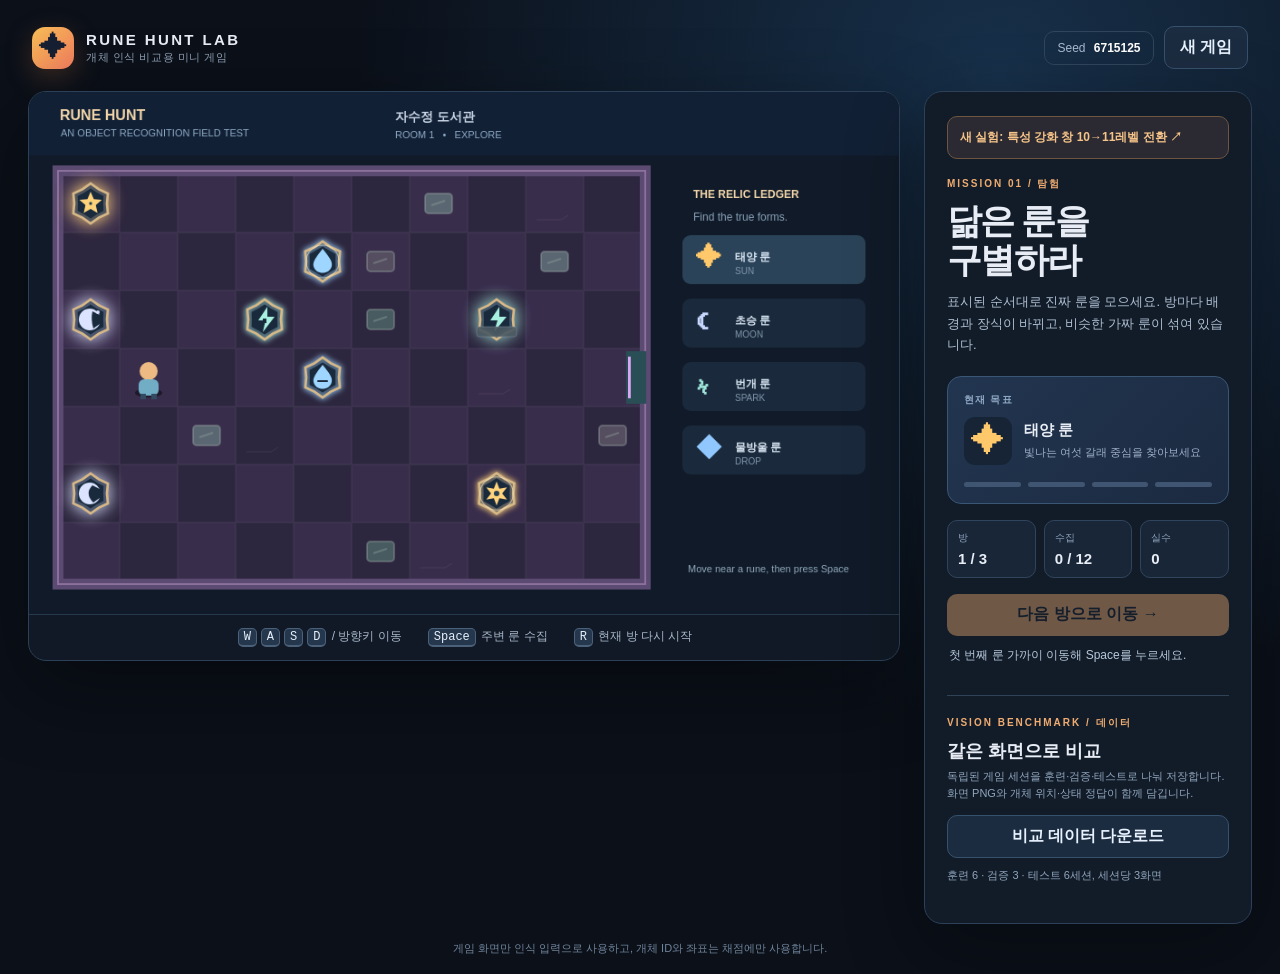
<file: index.html>
<!doctype html>
<html lang="ko">
<head>
  <meta charset="utf-8">
  <meta name="viewport" content="width=device-width, initial-scale=1">
  <title>Rune Hunt Lab</title>
  <link rel="stylesheet" href="style.css">
  <link rel="stylesheet" href="upgrade.css">
</head>
<body>
  <main class="shell">
    <header class="topbar">
      <div class="brand"><span class="brand-icon">✦</span><div><strong>RUNE HUNT LAB</strong><small>개체 인식 비교용 미니 게임</small></div></div>
      <div class="top-actions"><span class="tag">Seed <b id="seedValue">—</b></span><button id="newGameBtn">새 게임</button></div>
    </header>
    <section class="content">
      <div class="stage">
        <canvas id="game" width="960" height="576" aria-label="룬 수집 게임 화면"></canvas>
        <div class="stage-footer"><span><kbd>W</kbd><kbd>A</kbd><kbd>S</kbd><kbd>D</kbd> / 방향키 이동</span><span><kbd>Space</kbd> 주변 룬 수집</span><span><kbd>R</kbd> 현재 방 다시 시작</span></div>
      </div>
      <aside class="panel">
        <a class="upgrade-link" href="upgrade.html">새 실험: 특성 강화 창 10→11레벨 전환 ↗</a>
        <div class="eyebrow">MISSION 01 / 탐험</div>
        <h1>닮은 룬을<br>구별하라</h1>
        <p class="intro">표시된 순서대로 진짜 룬을 모으세요. 방마다 배경과 장식이 바뀌고, 비슷한 가짜 룬이 섞여 있습니다.</p>
        <div class="mission-card">
          <div class="mini-label">현재 목표</div>
          <div class="target-row"><div id="targetGlyph" class="target-glyph">✦</div><div><strong id="targetName">태양 룬</strong><small id="targetHint">빛나는 여섯 갈래 중심을 찾아보세요</small></div></div>
          <div id="progressDots" class="progress-dots"></div>
        </div>
        <div class="stat-grid"><div><span>방</span><strong id="roomStat">1 / 3</strong></div><div><span>수집</span><strong id="scoreStat">0 / 12</strong></div><div><span>실수</span><strong id="mistakeStat">0</strong></div></div>
        <button id="nextRoomBtn" class="primary" disabled>다음 방으로 이동 →</button>
        <div id="message" class="message" role="status">첫 번째 룬 가까이 이동해 Space를 누르세요.</div>
        <div class="divider"></div>
        <div class="eyebrow">VISION BENCHMARK / 데이터</div>
        <h2>같은 화면으로 비교</h2>
        <p class="micro">독립된 게임 세션을 훈련·검증·테스트로 나눠 저장합니다. 화면 PNG와 개체 위치·상태 정답이 함께 담깁니다.</p>
        <button id="exportBtn" class="secondary">비교 데이터 다운로드</button>
        <div id="exportStatus" class="micro status">훈련 6 · 검증 3 · 테스트 6세션, 세션당 3화면</div>
      </aside>
    </section>
    <footer>게임 화면만 인식 입력으로 사용하고, 개체 ID와 좌표는 채점에만 사용합니다.</footer>
  </main>
  <script src="game.js"></script>
</body>
</html>
</file>
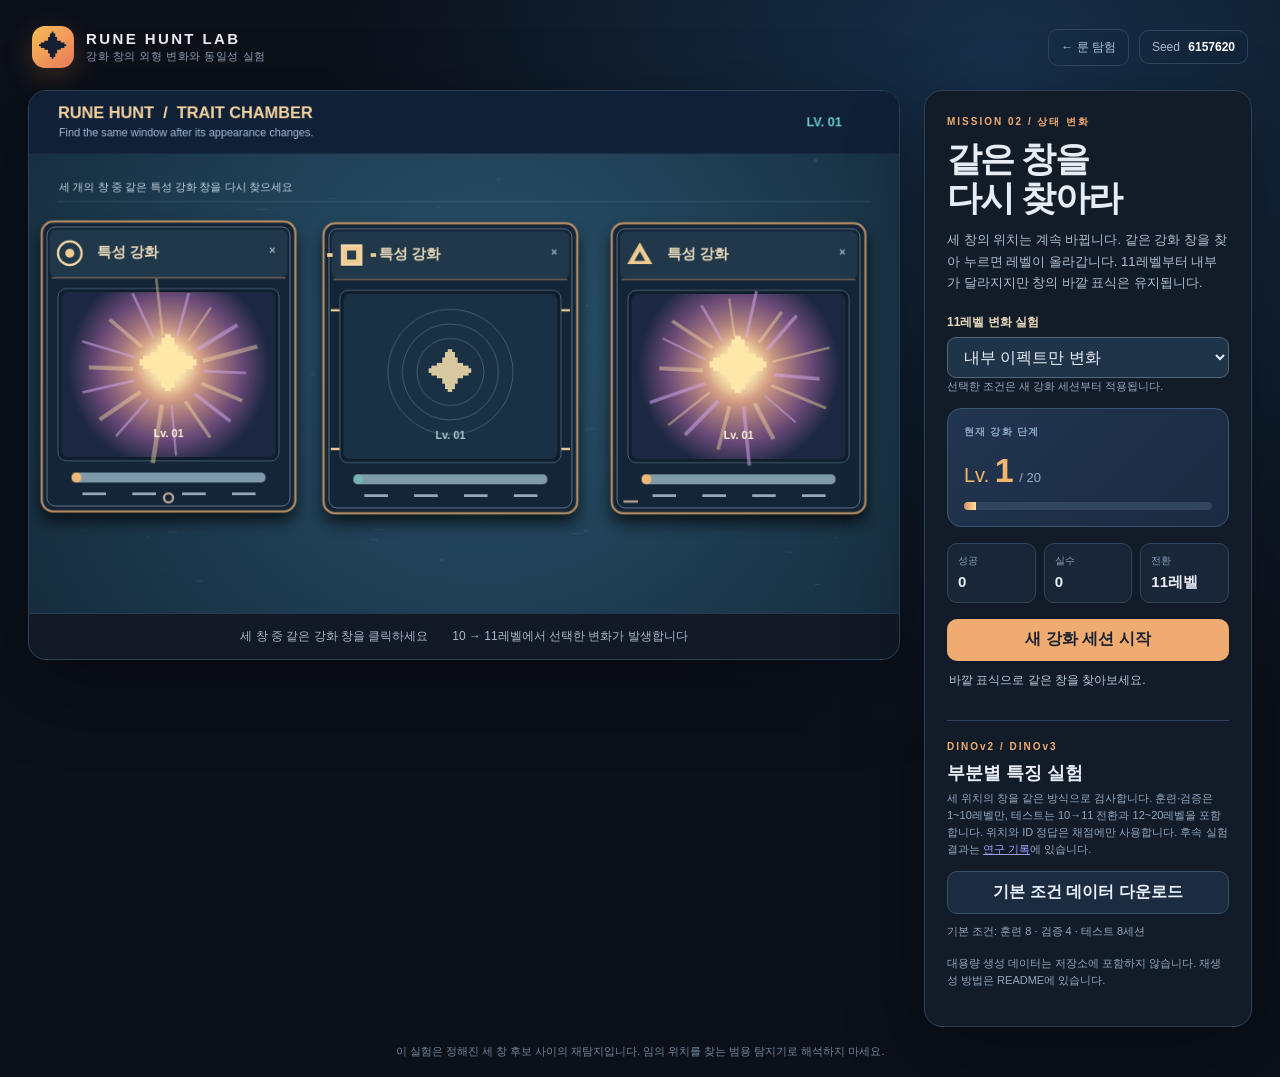
<file: upgrade.html>
<!doctype html>
<html lang="ko">
<head>
  <meta charset="utf-8">
  <meta name="viewport" content="width=device-width, initial-scale=1">
  <title>특성 강화 창 실험 | Rune Hunt Lab</title>
  <link rel="stylesheet" href="style.css">
  <link rel="stylesheet" href="upgrade.css">
</head>
<body>
  <main class="shell">
    <header class="topbar">
      <div class="brand"><span class="brand-icon">✦</span><div><strong>RUNE HUNT LAB</strong><small>강화 창의 외형 변화와 동일성 실험</small></div></div>
      <div class="top-actions"><a class="back-link" href="index.html">← 룬 탐험</a><span class="tag">Seed <b id="upgradeSeed">—</b></span></div>
    </header>
    <section class="content">
      <div class="stage">
        <canvas id="upgradeGame" width="960" height="576" aria-label="특성 강화 창 선택 게임"></canvas>
        <div class="stage-footer"><span>세 창 중 같은 강화 창을 클릭하세요</span><span>10 → 11레벨에서 선택한 변화가 발생합니다</span></div>
      </div>
      <aside class="panel">
        <div class="eyebrow">MISSION 02 / 상태 변화</div>
        <h1>같은 창을<br>다시 찾아라</h1>
        <p class="intro">세 창의 위치는 계속 바뀝니다. 같은 강화 창을 찾아 누르면 레벨이 올라갑니다. 11레벨부터 내부가 달라지지만 창의 바깥 표식은 유지됩니다.</p>
        <label class="scenario-label" for="upgradeScenario">11레벨 변화 실험</label>
        <select id="upgradeScenario" class="scenario-select">
          <option value="effect">내부 이펙트만 변화</option>
          <option value="layout">내부 구성 요소 재배치</option>
          <option value="layout_mimic">재배치 + 비슷한 방해 창</option>
        </select>
        <p id="upgradeScenarioHelp" class="micro">선택한 조건은 새 강화 세션부터 적용됩니다.</p>
        <div class="mission-card">
          <div class="mini-label">현재 강화 단계</div>
          <div class="level-number">Lv. <strong id="upgradeLevel">1</strong> <span>/ 20</span></div>
          <div class="level-track"><i id="levelProgress"></i></div>
        </div>
        <div class="stat-grid"><div><span>성공</span><strong id="upgradeHits">0</strong></div><div><span>실수</span><strong id="upgradeMisses">0</strong></div><div><span>전환</span><strong>11레벨</strong></div></div>
        <button id="upgradeRestart" class="primary">새 강화 세션 시작</button>
        <div id="upgradeMessage" class="message" role="status">바깥 표식으로 같은 창을 찾아보세요.</div>
        <div class="divider"></div>
        <div class="eyebrow">DINOv2 / DINOv3</div>
        <h2>부분별 특징 실험</h2>
        <p class="micro">세 위치의 창을 같은 방식으로 검사합니다. 훈련·검증은 1~10레벨만, 테스트는 10→11 전환과 12~20레벨을 포함합니다. 위치와 ID 정답은 채점에만 사용합니다. 후속 실험 결과는 <a href="docs/RESEARCH_LOG.md">연구 기록</a>에 있습니다.</p>
        <button id="upgradeExport" class="secondary">기본 조건 데이터 다운로드</button>
        <div id="upgradeExportStatus" class="micro status">기본 조건: 훈련 8 · 검증 4 · 테스트 8세션</div>
        <p class="micro">대용량 생성 데이터는 저장소에 포함하지 않습니다. 재생성 방법은 README에 있습니다.</p>
      </aside>
    </section>
    <footer>이 실험은 정해진 세 창 후보 사이의 재탐지입니다. 임의 위치를 찾는 범용 탐지기로 해석하지 마세요.</footer>
  </main>
  <script src="upgrade.js"></script>
  <script src="live_upgrade.js"></script>
</body>
</html>
</file>
<file: style.css>
:root{color-scheme:dark;font-family:Inter,"Malgun Gothic","Segoe UI",sans-serif;background:#0b1019;color:#e8edf5}*{box-sizing:border-box}body{margin:0;background:radial-gradient(circle at 78% 8%,#17304a 0,#0b1019 48%)}button{font:inherit;cursor:pointer;border:0;transition:transform .15s,filter .15s,background .15s}button:hover:not(:disabled){transform:translateY(-1px);filter:brightness(1.12)}button:disabled{opacity:.42;cursor:not-allowed}.shell{max-width:1420px;padding:26px 28px 18px;margin:0 auto}.topbar{display:flex;justify-content:space-between;align-items:center;padding:0 4px 22px}.brand{display:flex;align-items:center;gap:12px}.brand-icon{width:42px;height:42px;border-radius:13px;display:grid;place-items:center;background:linear-gradient(135deg,#f6bd55,#f27d5f);color:#172032;font-size:29px;box-shadow:0 8px 28px #db854540}.brand strong{display:block;font-size:15px;letter-spacing:.16em}.brand small{display:block;color:#90a0b5;font-size:11px;letter-spacing:.05em;margin-top:2px}.top-actions{display:flex;align-items:center;gap:10px}.tag{padding:9px 12px;border:1px solid #30445b;border-radius:10px;color:#aabbd0;font-size:12px}.tag b{color:#fff;margin-left:5px}.top-actions button,.secondary{background:#1c2c40;color:#e8f2ff;border:1px solid #36516c;border-radius:10px;padding:10px 15px;font-weight:700}.content{display:grid;grid-template-columns:minmax(670px,1fr) 328px;gap:24px;align-items:start}.stage{background:#101925;border:1px solid #2c4057;border-radius:18px;overflow:hidden;box-shadow:0 25px 80px #0006}canvas{display:block;width:100%;height:auto;image-rendering:auto;background:#111a26}.stage-footer{min-height:46px;display:flex;flex-wrap:wrap;align-items:center;justify-content:center;gap:24px;padding:8px;color:#a9b8ca;font-size:12px;border-top:1px solid #27394d}.stage-footer span{white-space:nowrap}kbd{display:inline-block;background:#25374d;border:1px solid #4b6179;border-bottom-width:2px;border-radius:5px;padding:1px 5px;color:#e7f0fb;margin:0 2px;font:700 11px inherit}.panel{padding:24px 22px;background:#121c29;border:1px solid #2d4057;border-radius:18px;box-shadow:0 25px 80px #0005}.eyebrow{font-size:10px;color:#f0ac70;letter-spacing:.2em;font-weight:800}.panel h1{font-size:35px;letter-spacing:-.05em;line-height:1.12;margin:10px 0 12px}.intro{font-size:13px;line-height:1.65;color:#aebfd1;margin:0 0 20px}.mission-card{padding:16px;background:linear-gradient(135deg,#223550,#1b2a40);border:1px solid #395674;border-radius:14px}.mini-label{font-size:10px;color:#91aac6;font-weight:800;letter-spacing:.12em}.target-row{display:flex;align-items:center;gap:12px;margin-top:10px}.target-glyph{width:48px;height:48px;display:grid;place-items:center;font-size:34px;color:#ffcc68;background:#172436;border-radius:11px}.target-row strong{display:block;font-size:15px}.target-row small{display:block;font-size:11px;line-height:1.4;color:#9db1c9;margin-top:5px}.progress-dots{display:flex;gap:7px;margin-top:17px}.progress-dots i{height:5px;flex:1;background:#405571;border-radius:8px}.progress-dots i.on{background:#ffc76e}.stat-grid{display:grid;grid-template-columns:repeat(3,1fr);gap:8px;margin:16px 0}.stat-grid div{background:#192638;border:1px solid #30445c;border-radius:10px;padding:10px}.stat-grid span{display:block;font-size:10px;color:#8ca0b9}.stat-grid strong{display:block;font-size:15px;margin-top:5px}.primary,.secondary{width:100%;min-height:42px}.primary{background:#f0ac70;color:#1a2230;border-radius:10px;font-weight:800}.message{font-size:12px;color:#b6c8da;min-height:39px;line-height:1.4;padding:11px 2px 0}.message.good{color:#83dfb7}.message.bad{color:#f08f89}.divider{height:1px;background:#304258;margin:20px 0}.panel h2{font-size:18px;margin:9px 0 5px}.micro{font-size:11px;color:#91a6bd;line-height:1.55;margin:0 0 13px}.status{margin:9px 0 0;min-height:32px}footer{text-align:center;color:#71859c;font-size:11px;padding:17px 0 0}@media(max-width:1100px){.content{grid-template-columns:1fr}.panel{display:grid;grid-template-columns:1fr 1fr;column-gap:25px}.panel .eyebrow,.panel h1,.panel .intro,.panel .mission-card,.panel .stat-grid,.panel .primary,.panel .message{grid-column:1}.panel .divider{display:none}.panel .eyebrow:nth-of-type(2),.panel h2,.panel .micro,.panel .secondary,.panel .status{grid-column:2}.panel .eyebrow:nth-of-type(2){grid-row:1}.panel h2{grid-row:2}.panel .micro{grid-row:3}.panel .secondary{grid-row:4}.panel .status{grid-row:5}}@media(max-width:720px){.shell{padding:10px}.content{display:block}.stage{margin-bottom:14px}.stage-footer{gap:8px;font-size:10px}.panel{display:block}.topbar{padding:8px 2px 14px}.tag{display:none}.brand strong{font-size:12px}.panel h1{font-size:28px}}
</file>
<file: upgrade.css>
.back-link{color:#a9c8dd;text-decoration:none;font-size:12px;padding:9px 12px;border:1px solid #30445b;border-radius:10px}.back-link:hover{color:white;border-color:#7c9ebe}.upgrade-link{display:block;margin:0 0 18px;color:#f6c489;text-decoration:none;font-weight:800;font-size:12px;border:1px solid #6d5542;background:#2b2a32;padding:12px;border-radius:10px}.upgrade-link:hover{background:#3d3440}.level-number{font-size:20px;color:#f3b56d;margin:12px 0}.level-number strong{font-size:34px}.level-number span{font-size:13px;color:#9eb0c6}.level-track{height:8px;border-radius:5px;background:#31455d;overflow:hidden}.level-track i{height:100%;display:block;width:5%;background:linear-gradient(90deg,#db8d64,#ffe39b)}
.scenario-label{display:block;margin:14px 0 6px;color:#e9d9bb;font-size:12px;font-weight:700}.scenario-select{width:100%;padding:10px 12px;color:#e8edf5;background:#203449;border:1px solid #51677b;border-radius:9px;font:inherit}.scenario-select:focus{outline:2px solid #eeb976;outline-offset:2px}
</file>
